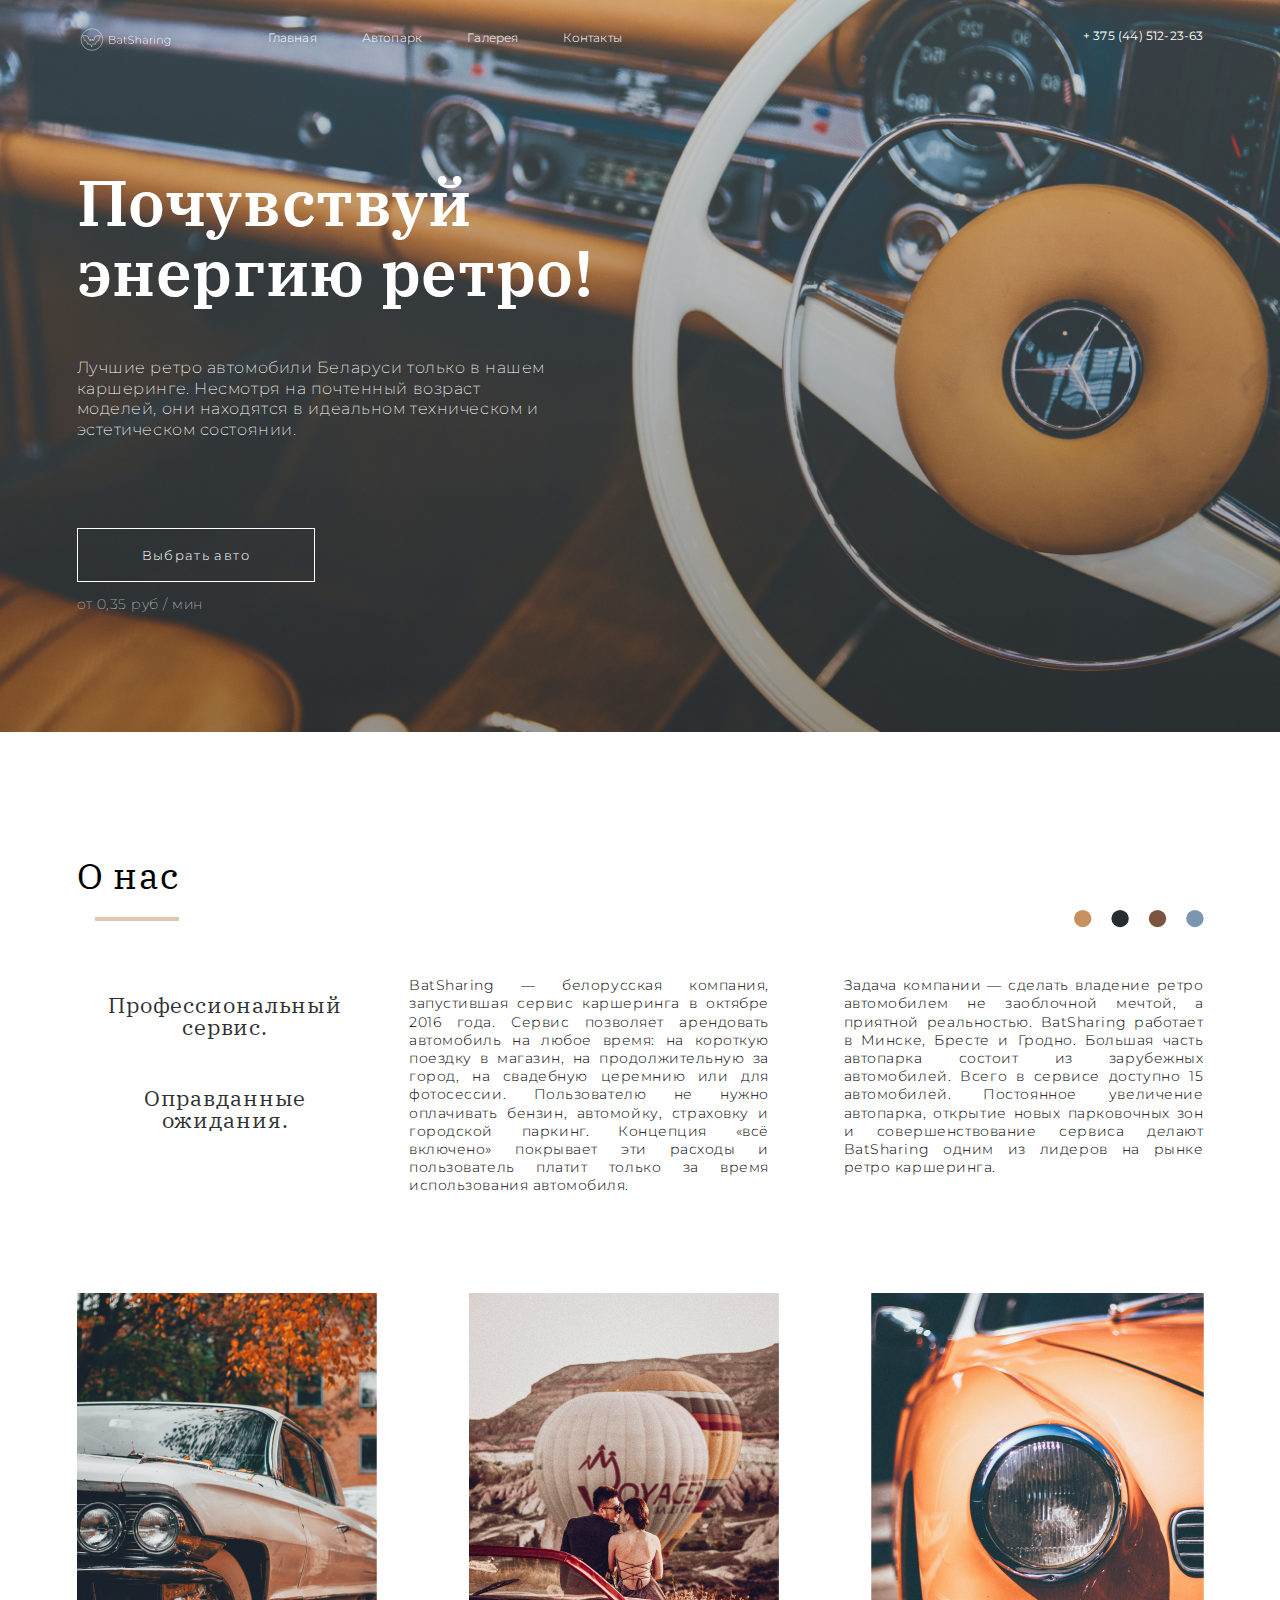
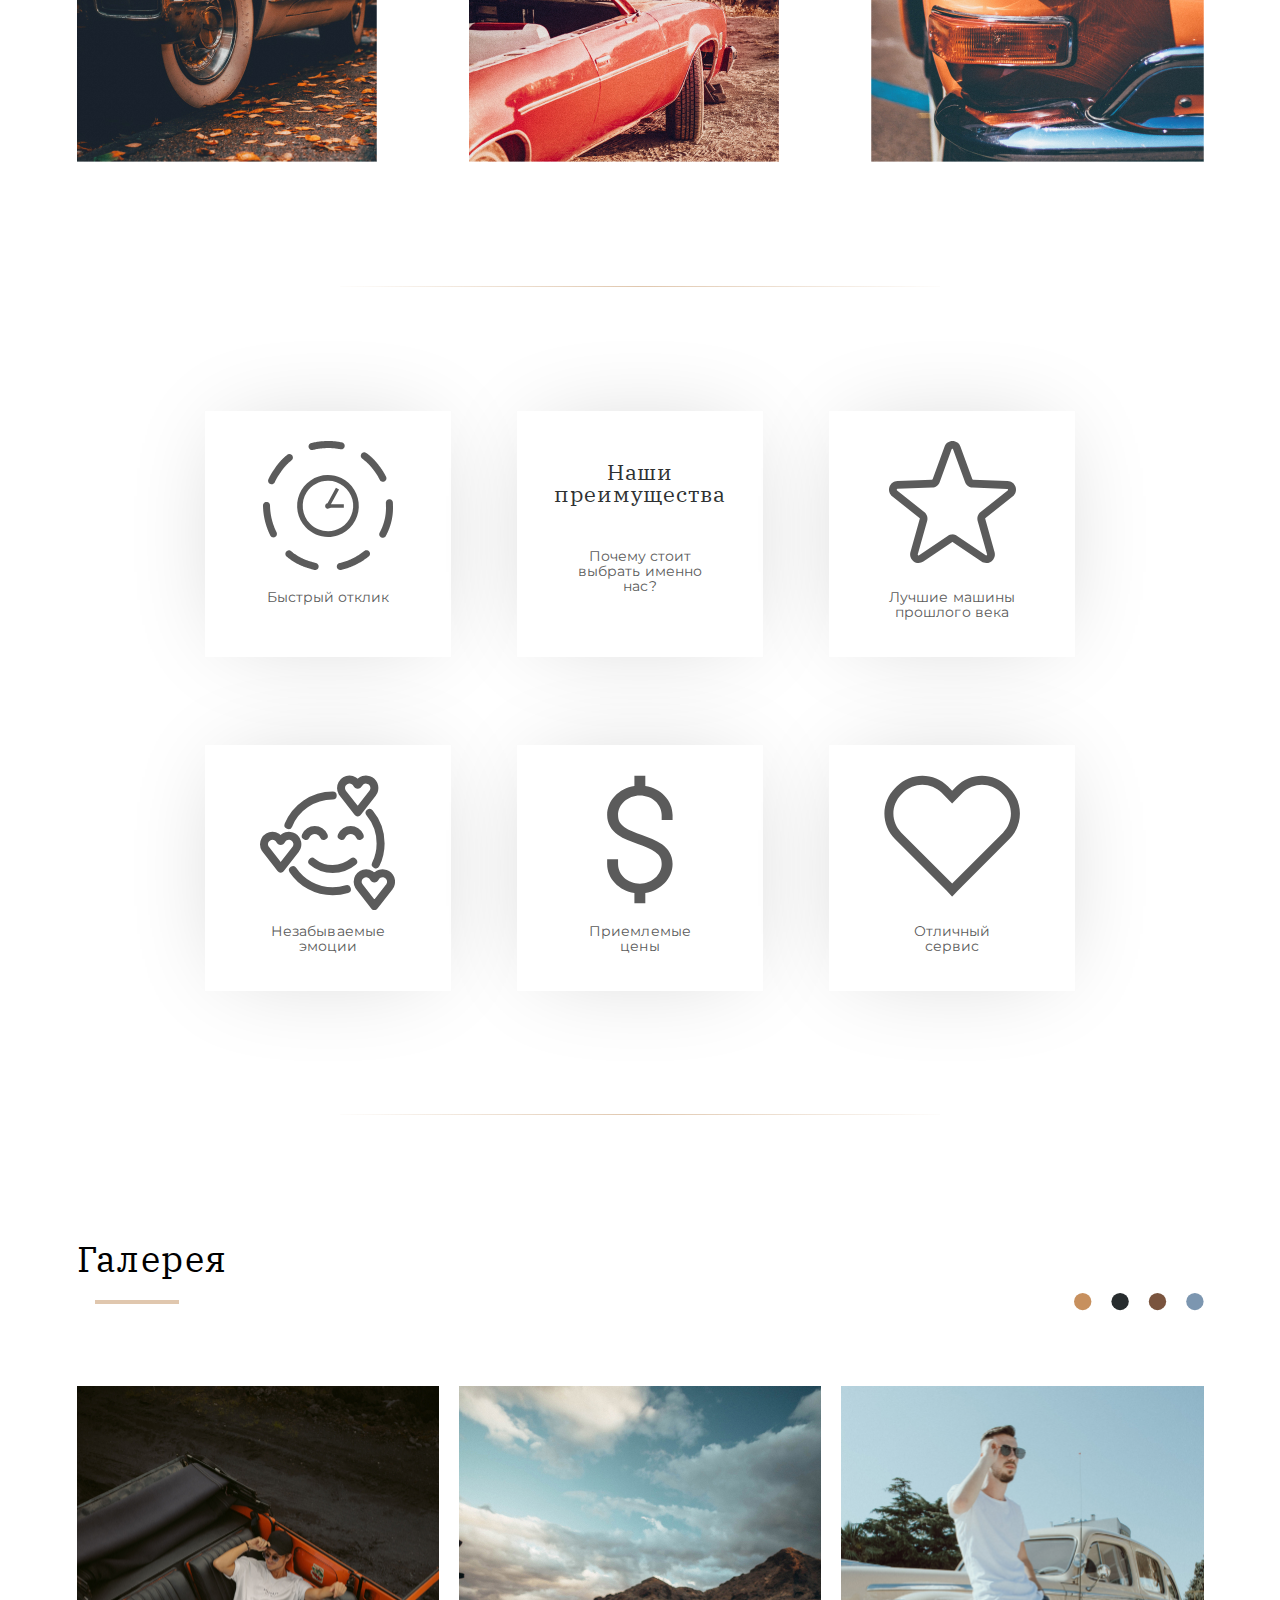
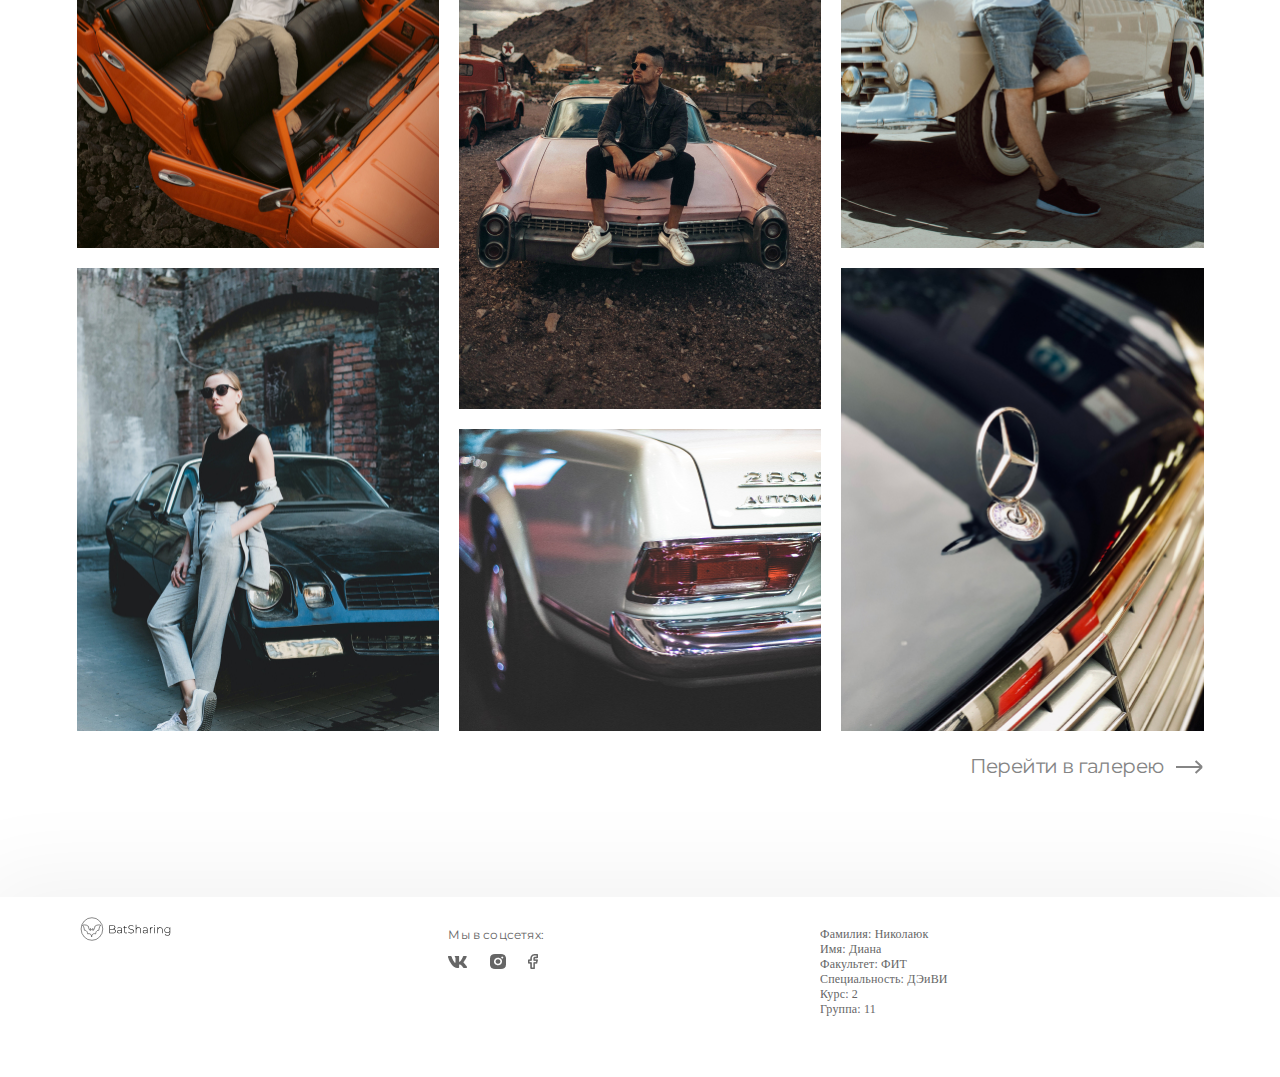
<file: index.html>
<!DOCTYPE html>
<html>
<head>
	<meta charset="utf-8">
	<title>BatSharing</title>
	<link rel="stylesheet" type="text/css" href="css/Styles.css">
	<link rel="stylesheet" type="text/css" href="css/Contacts.css">
	<link rel="preconnect" href="https://fonts.gstatic.com">
	<link href="https://fonts.googleapis.com/css2?family=IBM+Plex+Serif:wght@400;600&family=Montserrat:wght@100;300;400;500&display=swap" rel="stylesheet">
	<meta name="viewport" content="width=device-width, initial-scale=1, shrink-to-fit=no">
</head>
<body>
<header class="header">
	<div class="container">
		<div class="top">
			<img src="img/Logo.svg" alt="BatSharing" class="logo">
			<ul class="menu">
				<li>
					<a href="index.html" class="btn">
						Главная
					</a>
				</li>
				<li>
					<a href="Auto.html" class="btn">
						Автопарк
					</a>
				</li>
				<li>
					<a href="Gallery.html" class="btn">
						Галерея
					</a>
				</li>
				<li>
					<a href="#" data-modal="modal_1" class="btn"> 
						Контакты
					</a>
				</li>
			</ul>
			<a href="tel:+375445122363" class="tel">+ 375 (44) 512-23-63</a>
			<button class="menu-open">
				<img src="img/Burger.svg" alt="Меню">
			</button>
		</div>
		<div class="title">
			<h1>Почувствуй энергию ретро!</h1>
			<p>Лучшие ретро автомобили Беларуси только в нашем каршеринге. Несмотря на почтенный возраст моделей, они находятся в идеальном техническом и эстетическом состоянии.</p>
		</div>
		<div class="choice">
			<a href="Auto.html" id="button">Выбрать авто</a>
			<p>от 0,35 руб / мин</p>
		</div>
	</div>
</header>
<!-- Всплывающее окно "Контакты" -->
<div class="overlay" data-close=""></div>
<div id="modal_1" class="dlg-modal">
	<span class="closer" data-close="">
		<img src="img/Cross.png">
	</span>
	<h3>Контакты</h3>
	<div class="Cont">
		<div class="contacts">
			<div class="part"><h4>Телефон</h4><h4>+ 375 (44) 512-23-63
</h4></div>
			<div class="part"><h4>Instagram</h4><a href="#"><h4>@Bat_Sharing</h4></a></div>
			<div class="part"><h4>Vkontakte</h4><a href="#"><h4>Ссылка :)</h4></a></div>
			<div class="part"><h4>Facebook</h4><a href="#"><h4>Ссылка :)</h4></a></div>
			<div class="part"><h4>Адрес</h4><h4>г. Минск,  пр. Независимости, 15А</h4></div>
		</div>
		<div style="position:relative;overflow:hidden;" class="map">
			<a href="https://yandex.by/maps/157/minsk/?utm_medium=mapframe&utm_source=maps" style="color:#eee;font-size:12px;position:absolute;top:0px;">Минск</a>
			<a href="https://yandex.by/maps/157/minsk/house/Zk4YcAdkTEACQFtpfXVzc35nYw==/?ll=27.603086%2C53.922185&source=wizgeo&utm_medium=mapframe&utm_source=maps&z=16" style="color:#eee;font-size:12px;position:absolute;top:14px;">Проспект Независимости, 76 на карте Минска, ближайшее метро Академия наук — Яндекс.Карты</a>
			<iframe src="https://yandex.by/map-widget/v1/-/CCUEB-dppC" width="560" height="300" frameborder="1" allowfullscreen="true" style="position:relative;">
			</iframe>
		</div>
	</div>
</div>
<script>var typeAnimate = 'fade';</script>
<script src="js/FadenWindow.js"></script>
<section class="about">
	<div class="container">
		<h2>О нас</h2>
		<div class="visual">
			<img src="img/Line.svg" class="firstimg">
			<img src="img/Circle.svg" class="secondimg">
		</div>
		<div class="aboutUs">
			<div class="threeh">
				<h3>Профессиональный сервис.
</h3>
				<h3>Оправданные ожидания.</h3>
			</div>
			<div class="text">
				<p>BatSharing — белорусская компания, запустившая сервис каршеринга в октябре 2016 года. Сервис позволяет арендовать автомобиль на любое время: на короткую поездку в магазин, на продолжительную за город, на свадебную церемнию или для фотосессии. Пользователю не нужно оплачивать бензин, автомойку, страховку и городской паркинг. Концепция «всё включено» покрывает эти расходы и пользователь платит только за время использования автомобиля.</p>
			</div>
			<div class="text">
				<p>Задача компании — сделать владение ретро автомобилем не заоблочной мечтой, а приятной реальностью. BatSharing работает в Минске, Бресте и Гродно. Большая часть автопарка состоит из зарубежных автомобилей. Всего в сервисе доступно 15 автомобилей. Постоянное увеличение автопарка, открытие новых парковочных зон и совершенствование сервиса делают BatSharing одним из лидеров на рынке ретро каршеринга.</p>
			</div>
		</div>
		<div class="pictures">
			<img src="img/img1.jpg">
			<img src="img/img2.jpg">
			<img src="img/img3.jpg">
		</div>
		<img src="img/blurline.png" class="line">
		<div class="blocks">
			<div class="threeboxes">
				<div class="block"><div class="pic"><img src="img/Timer.svg"></div><p>Быстрый отклик</p></div>
				<div class="block"><h3 class="pluses">Наши преимущества</h3><p style="padding-top: 30px">Почему стоит выбрать именно нас?</p></div>
				<div class="block"><div class="pic"><img src="img/Star.svg"></div><p>Лучшие машины прошлого века</p></div>
			</div>
			<div class="threeboxes" id="threeboxes2">
				<div class="block"><div class="pic"><img src="img/Love.svg"></div><p>Незабываемые эмоции</p></div>
				<div class="block"><div class="pic"><img src="img/Dollar.svg" id="dollar"></div><p>Приемлемые цены</p></div>
				<div class="block"><div class="pic"><img src="img/Heart.svg"></div><p>Отличный сервис</p></div>
			</div>
		</div>
		<img src="img/blurline.png" class="line">
		<h2>Галерея</h2>
		<div class="visual">
			<img src="img/Line.svg" class="firstimg">
			<img src="img/Circle.svg" class="secondimg">
		</div>
		<div class="gallery">
			<figure class="gallery__item gallery__item--1">
				<img src="img/image-1.jpg" class="gallery__img" alt="Image 1">
  			</figure>
  			<figure class="gallery__item gallery__item--2">
  				<img src="img/image-2.jpg" class="gallery__img" alt="Image 2">
  			</figure>
  			<figure class="gallery__item gallery__item--3">
  				<img src="img/image-3.jpg" class="gallery__img" alt="Image 3">
  			</figure>
  			<figure class="gallery__item gallery__item--4">
  				<img src="img/image-4.jpg" class="gallery__img" alt="Image 4">
  			</figure>
  			<figure class="gallery__item gallery__item--5">
  				<img src="img/image-5.jpg" class="gallery__img" alt="Image 5">
  			</figure>
  			<figure class="gallery__item gallery__item--6">
  				<img src="img/image-6.jpg" class="gallery__img" alt="Image 6">
  			</figure>
		</div>
		<div class="link">
			<a href="Gallery.html">Перейти в галерею</a><img src="img/Arrow.svg"></a>
		</div>
	</div>
</section>
<footer>
	<div class="container" id="flexC">
		<div id="logo">
			<img src="img/Logoblack.svg" alt="BatSharing" class="logo">
		</div>
		<div class="media">
			<p>Мы в соцсетях:</p>
			<div class="Icons">
				<a href="#"><img src="img/IconVk.png"></a>
				<a href="#"><img src="img/IconInst.png"></a>
				<a href="#"><img src="img/IconF.png"></a>
			</div>
		</div>
		<iframe src="XML.xml" frameborder="none" class="table"></iframe>
	</div>
</footer>
<script src="https://code.jquery.com/jquery-3.5.1.slim.min.js"></script>
<script src="js/menu.js" type="text/javascript"></script>
</body>
</html>
</file>
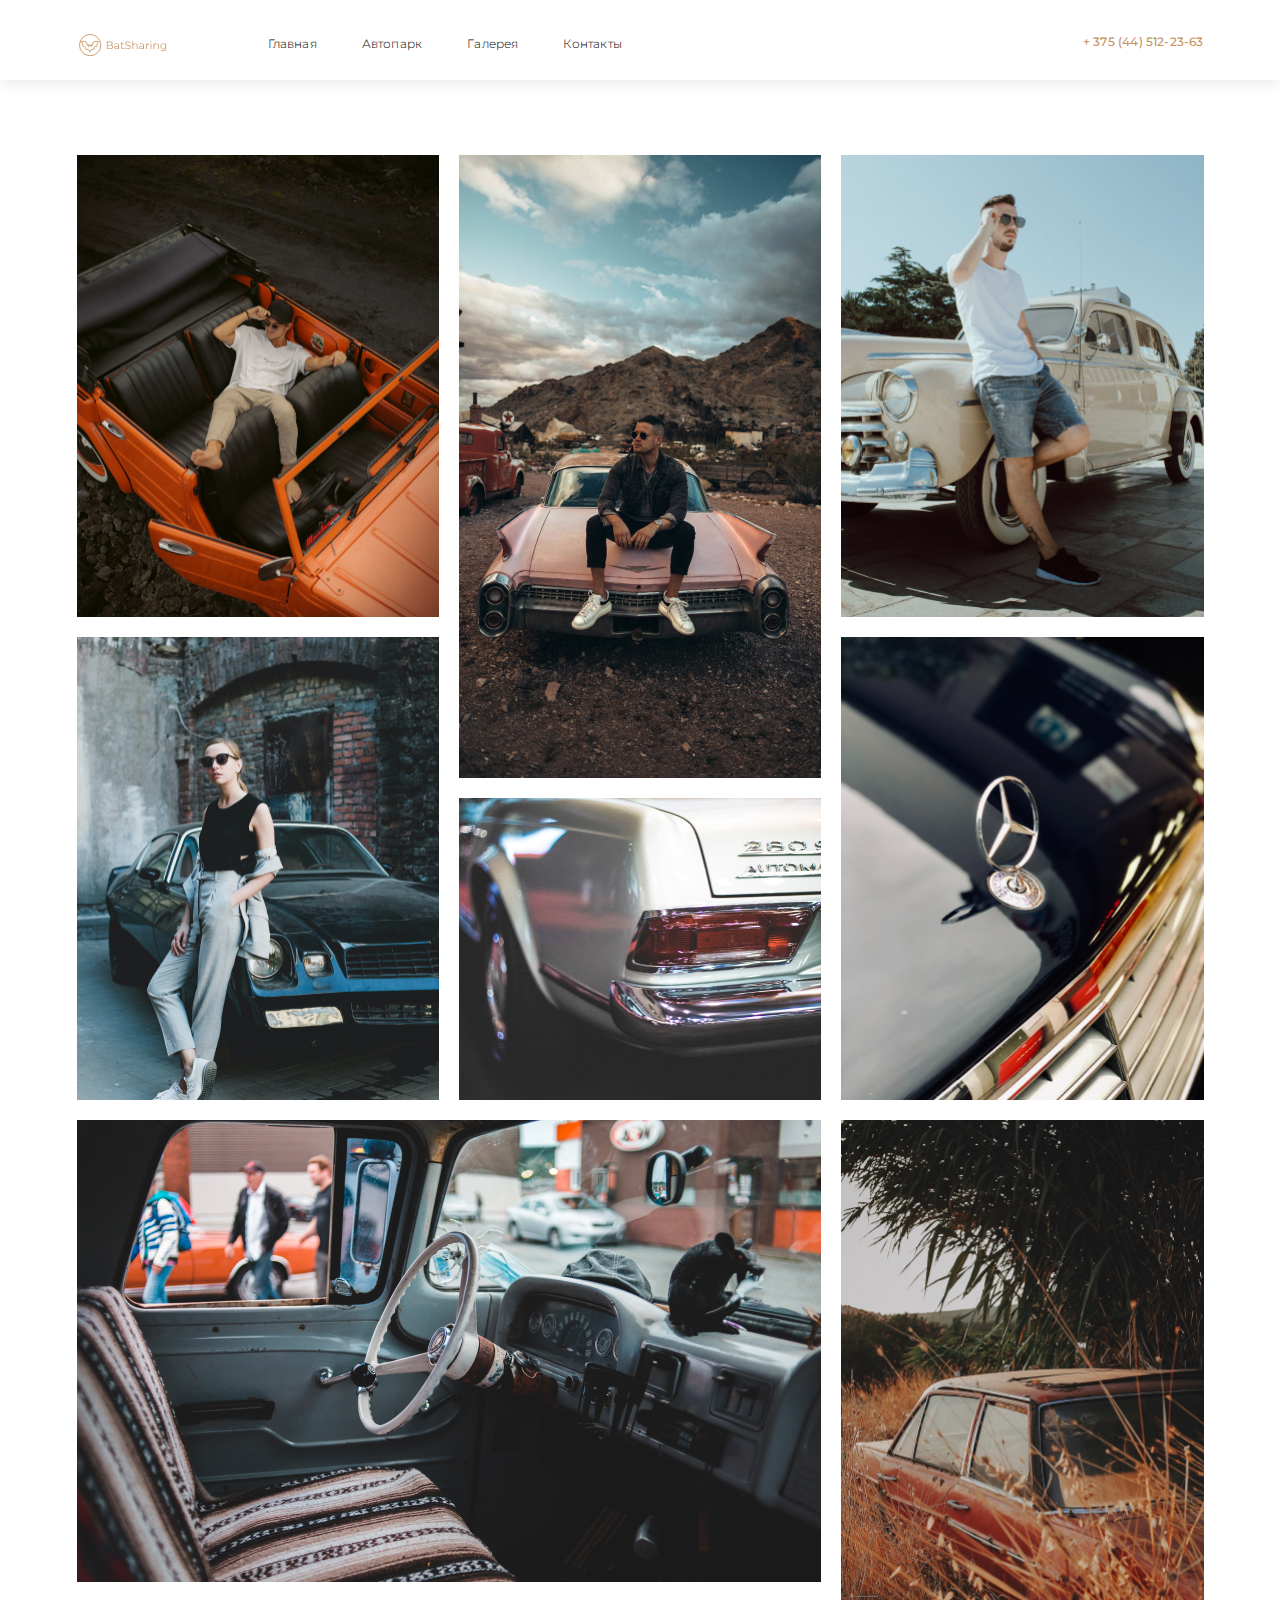
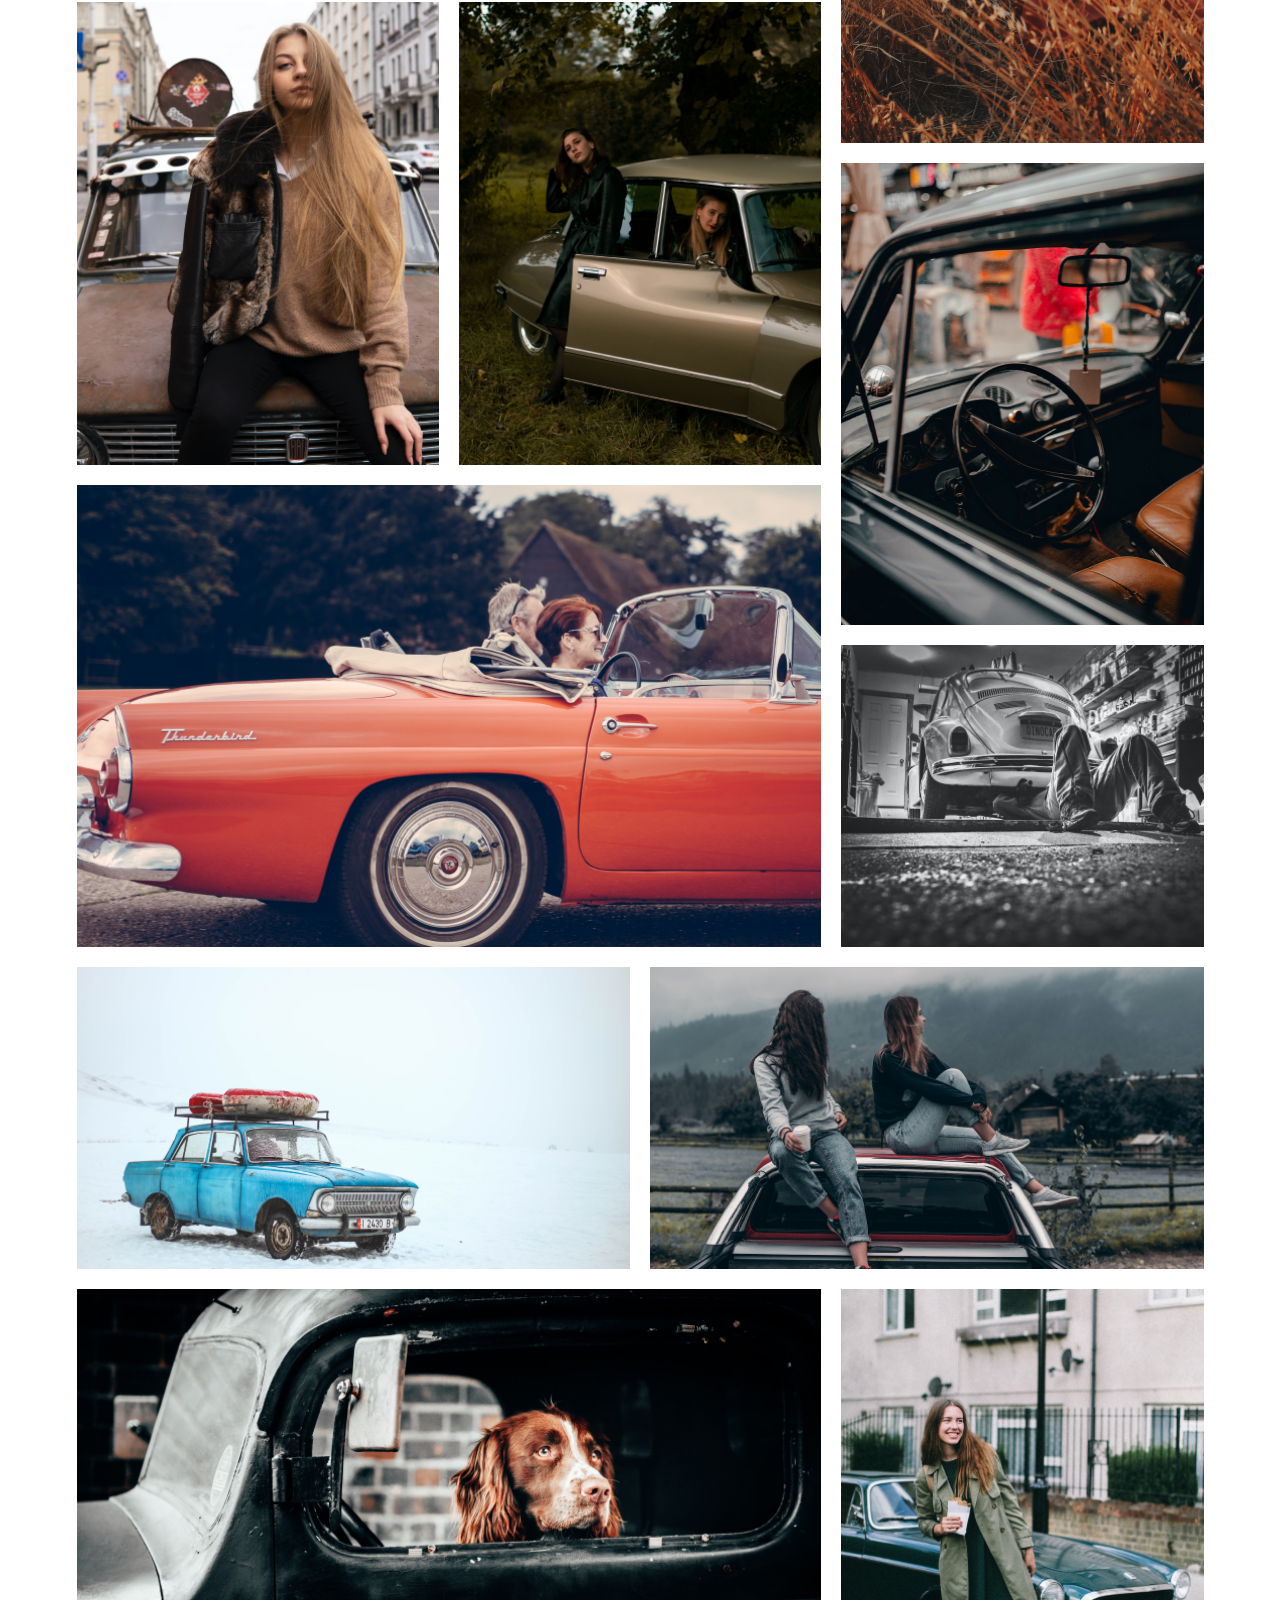
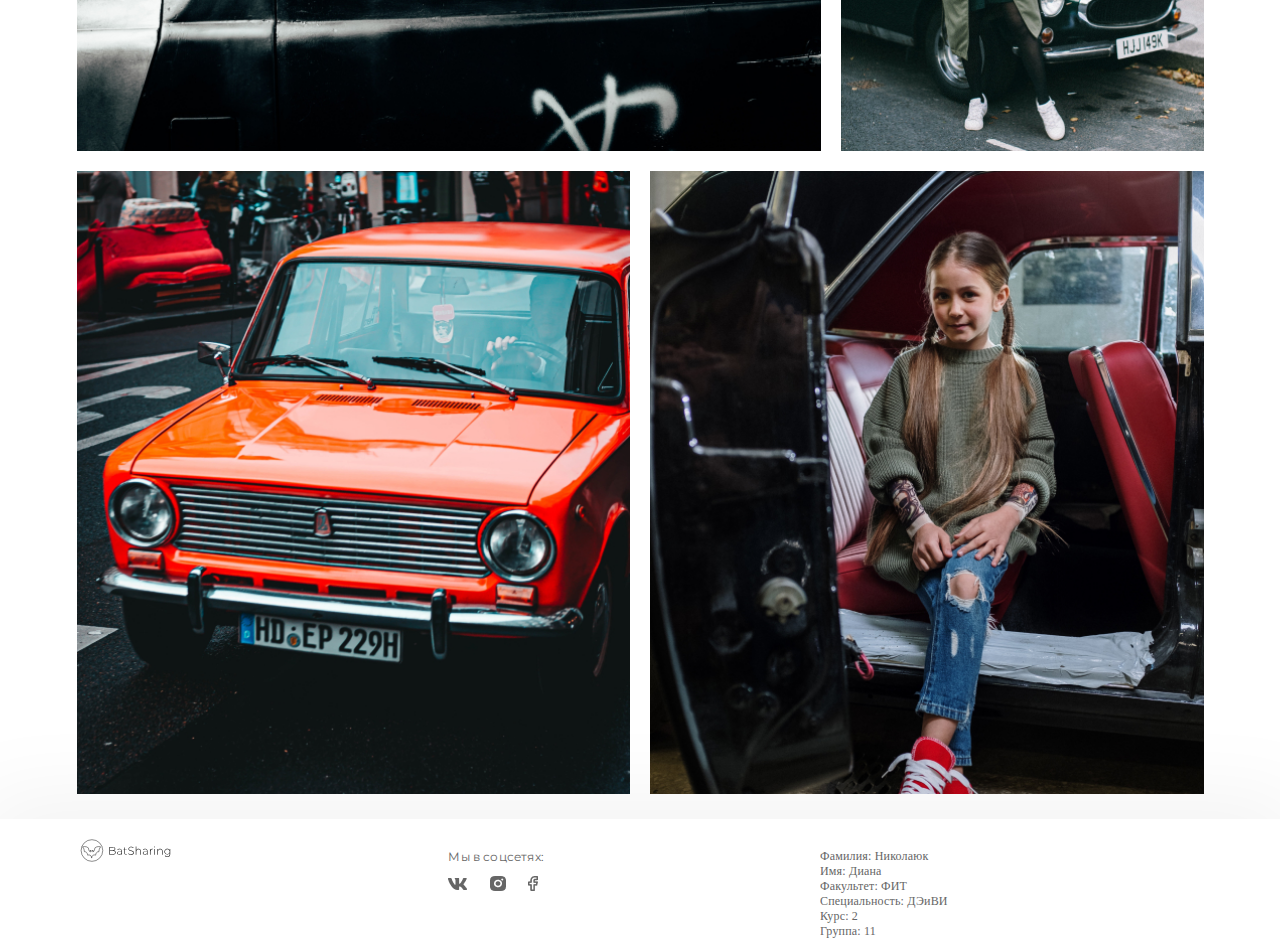
<file: Gallery.html>
<!DOCTYPE html>
<html>
<head>
	<meta charset="utf-8">
	<title>Галерея BatSharing</title>
	<link rel="stylesheet" type="text/css" href="css/Styles2.css">
	<link rel="stylesheet" type="text/css" href="css/Contacts.css">
	<link rel="preconnect" href="https://fonts.gstatic.com">
	<link href="https://fonts.googleapis.com/css2?family=IBM+Plex+Serif:wght@400;600&family=Montserrat:wght@100;300;400;500&display=swap" rel="stylesheet">
	<meta name="viewport" content="width=device-width, initial-scale=1, shrink-to-fit=no">
</head>
<body>
<header class="header">
	<div class="container">
		<div class="top">
			<img src="img/LogoOrange.svg" alt="BatSharing" class="logo">
			<ul class="menu">
				<li>
					<a href="index.html" class="btn">
						Главная
					</a>
				</li>
				<li>
					<a href="Auto.html" class="btn">
						Автопарк
					</a>
				</li>
				<li>
					<a href="Gallery.html" class="btn">
						Галерея
					</a>
				</li>
				<li>
					<a href="#" data-modal="modal_1" class="btn"> 
						Контакты
					</a>
				</li>
			</ul>
			<a href="tel:+375445122363" class="tel">+ 375 (44) 512-23-63</a>
			<button class="menu-open">
				<img src="img/BurgerOrange.svg" alt="Меню">
			</button>
		</div>
	</div>
</header>
<!-- Всплывающее окно "Контакты" -->
<div class="overlay" data-close=""></div>
<div id="modal_1" class="dlg-modal">
	<span class="closer" data-close="">
		<img src="img/Cross.png">
	</span>
	<h3>Контакты</h3>
	<div class="Cont">
		<div class="contacts">
			<div class="part"><h4>Телефон</h4><h4>+ 375 (44) 512-23-63
</h4></div>
			<div class="part"><h4>Instagram</h4><a href="#"><h4>@Bat_Sharing</h4></a></div>
			<div class="part"><h4>Vkontakte</h4><a href="#"><h4>Ссылка :)</h4></a></div>
			<div class="part"><h4>Facebook</h4><a href="#"><h4>Ссылка :)</h4></a></div>
			<div class="part"><h4>Адрес</h4><h4>г. Минск,  пр. Независимости, 15А</h4></div>
		</div>
		<div style="position:relative;overflow:hidden;" class="map">
			<a href="https://yandex.by/maps/157/minsk/?utm_medium=mapframe&utm_source=maps" style="color:#eee;font-size:12px;position:absolute;top:0px;">Минск</a>
			<a href="https://yandex.by/maps/157/minsk/house/Zk4YcAdkTEACQFtpfXVzc35nYw==/?ll=27.603086%2C53.922185&source=wizgeo&utm_medium=mapframe&utm_source=maps&z=16" style="color:#eee;font-size:12px;position:absolute;top:14px;">Проспект Независимости, 76 на карте Минска, ближайшее метро Академия наук — Яндекс.Карты</a>
			<iframe src="https://yandex.by/map-widget/v1/-/CCUEB-dppC" width="560" height="300" frameborder="1" allowfullscreen="true" style="position:relative;">
			</iframe>
		</div>
	</div>
</div>
<script>var typeAnimate = 'fade';</script>
<script src="js/FadenWindow.js"></script>
<section>
	<div class="container">
		<div class="gallery">
			<figure class="gallery__item gallery__item--1">
				<img src="img/image-1.jpg" class="gallery__img" alt="Image 1">
  			</figure>
  			<figure class="gallery__item gallery__item--2">
  				<img src="img/image-2.jpg" class="gallery__img" alt="Image 2">
  			</figure>
  			<figure class="gallery__item gallery__item--3">
  				<img src="img/image-3.jpg" class="gallery__img" alt="Image 3">
  			</figure>
  			<figure class="gallery__item gallery__item--4">
  				<img src="img/image-4.jpg" class="gallery__img" alt="Image 4">
  			</figure>
  			<figure class="gallery__item gallery__item--5">
  				<img src="img/image-5.jpg" class="gallery__img" alt="Image 5">
  			</figure>
  			<figure class="gallery__item gallery__item--6">
  				<img src="img/image-6.jpg" class="gallery__img" alt="Image 6">
  			</figure>
  			<figure class="gallery__item gallery__item--7">
				<img src="img/Image 7.jpg" class="gallery__img" alt="Image 7">
  			</figure>
  			<figure class="gallery__item gallery__item--8">
				<img src="img/Image 8.jpg" class="gallery__img" alt="Image 8">
  			</figure>
  			<figure class="gallery__item gallery__item--9">
				<img src="img/Image 9.jpg" class="gallery__img" alt="Image 9">
  			</figure>
  			<figure class="gallery__item gallery__item--10">
				<img src="img/Image 10.jpg" class="gallery__img" alt="Image 10">
  			</figure>
  			<figure class="gallery__item gallery__item--11">
				<img src="img/Image 11.jpg" class="gallery__img" alt="Image 11">
  			</figure>
  			<figure class="gallery__item gallery__item--12">
				<img src="img/Image 12.jpg" class="gallery__img" alt="Image 12">
  			</figure>
  			<figure class="gallery__item gallery__item--13">
				<img src="img/Image 13.jpg" class="gallery__img" alt="Image 13">
  			</figure>
  			<figure class="gallery__item gallery__item--14">
				<img src="img/Image 14.jpg" class="gallery__img" alt="Image 14">
  			</figure>
  			<figure class="gallery__item gallery__item--15">
				<img src="img/Image 15.jpg" class="gallery__img" alt="Image 15">
  			</figure>
  			<figure class="gallery__item gallery__item--16">
				<img src="img/Image 16.jpg" class="gallery__img" alt="Image 16">
  			</figure>
  			<figure class="gallery__item gallery__item--17">
				<img src="img/Image 17.jpg" class="gallery__img" alt="Image 17">
  			</figure>
  			<figure class="gallery__item gallery__item--18">
				<img src="img/Image 18.jpg" class="gallery__img" alt="Image 18">
  			</figure>
  			<figure class="gallery__item gallery__item--19">
				<img src="img/Image 19.jpg" class="gallery__img" alt="Image 19">
  			</figure>
		</div>
	</div>
</section>
<footer>
	<div class="container" id="flexC">
		<div id="logo">
			<img src="img/Logoblack.svg" alt="BatSharing" class="logo">
		</div>
		<div class="media">
			<p>Мы в соцсетях:</p>
			<div class="Icons">
				<a href="#"><img src="img/IconVk.png"></a>
				<a href="#"><img src="img/IconInst.png"></a>
				<a href="#"><img src="img/IconF.png"></a>
			</div>
		</div>
		<iframe src="XML.xml" frameborder="none" class="table"></iframe>
	</div>
</footer>
<script src="https://code.jquery.com/jquery-3.5.1.slim.min.js"></script>
<script src="js/menu.js" type="text/javascript"></script>
</body>
</html>
</file>
<file: css/Styles.css>
ul, li {
	display: block;
	padding: 0;
	margin: 0;
}
h1, h2, h3, h4, h5, h6 {
	padding: 0;
	margin: 0;
}
header {
	margin-top: 0;
	background: url('../img/main.jpg') no-repeat center top / cover;
	padding-top: 28px;
}
header a {
	color: white;
}
.container {
	width: 1127px;
	margin: 0 auto; /*позиционирование по центру*/
}
.menu {
	display: flex;
}
.menu li a {
	text-decoration: none;
	font-size: 12px;
	font-family: Montserrat;
	font-style: normal;
	font-weight: 300;
	letter-spacing: 0.015em;
}
.menu li {
	margin-right: 45px; 
}
body {
	padding: 0;
	margin: 0;
}
.top {
	display: flex;
	align-items: stretch;
}
.logo {
	width: 98px;
	height: 23.02px;
	margin-right: 93px;
}
.tel {
	letter-spacing: 0.015em;
	font-weight: normal;
	font-style: normal;
	font-family: Montserrat;
	font-size: 12px;
	text-decoration: none;
	margin-left: auto;
}
.menu-open {
	display: none;
	margin-left: 10px;
	background: none;
	border: none;
}
.header .show-menu {
	display: block;
	position: absolute;
	background: rgba(0,0,0,0.85);
	left: 0;
	top: 0;
	width: 40%;
	padding: 40px 20px 20px 40px;
}
.menu li {
	margin-bottom: 20px;
}
button:focus {
	outline: none;
}
.title {
	margin-top: 102px; 
}
.title h1 {
	font-family: IBM Plex Serif;
	font-style: normal;
	font-weight: 600;
	font-size: 64px;
	color: white;
	letter-spacing: 0.01em;
	line-height: 109.9%;
	width: 545px;
	height: 140px;
}
.title p {
	font-family: Montserrat;
	font-style: normal;
	font-weight: 200;
	font-size: 16px;
	line-height: 129.9%;
	letter-spacing: 0.035em;
	color: white;
	width: 472px;
	height: 95px;
	margin-top: 50px;
	margin-bottom: 0;
}
#button { 
	border-width: 1px;
	border-color: white;
	border-style: solid;
	width: 235px;
	height: 35px;
	padding: 18px 64px;
	text-decoration: none;
	font-size: 13px;
	font-family: Montserrat;
	font-weight: 300;
	letter-spacing: 0.105em;
	line-height: 129.9%;
}
#button:hover {
	border-width: 2px;
	font-weight: 500;
	background: rgba(255, 255, 255, 0.05);
}
.choice {
	margin-top: 93px;
	font-family: Montserrat;
	font-weight: 100;
	font-size: 14px;
	letter-spacing: 0.035em;
	color: white;
	padding-bottom: 105px; 
}
.choice p {
	padding-top: 17px;
}
.visual {
	display: flex;
	margin-top: 15px;
}
.firstimg {
	margin-left: 18px;
}
.secondimg {
	margin-left: auto;
}
.about .container {
	margin-top: 124px;
}
h2 {
	font-family: IBM Plex Serif;
	font-weight: normal;
	font-size: 36px;
	line-height: 109.9%;
	letter-spacing: 0.04em;
}
h3
{
	font-family: IBM Plex Serif;
	font-weight: normal;
	font-size: 22px;
	line-height: 100%;
	letter-spacing: 0.04em;
	color: #2E3132;
}
.threeh h3 {
	padding-bottom: 31px;
	margin-left: 18px;
}
.threeh {
	width: 258px;
}
.aboutUs {
	margin-top: 48px;
	display: flex;
	justify-content: space-between;
}
.text{
	width: 360px;
	display: flex;
	font-family: Montserrat;
	font-weight: 300;
	font-size: 14px;
	line-height: 130%;
	text-align: justify;
	letter-spacing: 0.04em;
}
.text p {
	margin-top: 0;
	padding-top: 0;
}
.pictures {
	margin-top: 84px;
	display: flex;
	flex-direction: row;
	flex-wrap: wrap; 
	justify-content: space-between;
}
.line {
	display: block;
	margin-right: auto;
	margin-left: auto;
	margin-top: 124px;
	margin-bottom: 124px;
}
.blocks {
	margin: 0 auto;
	width: 936px;
	height: 579px;
}
.block {
	width: 246px;
	height: 246px;
	display: block;
	background-color: white;
	box-shadow: 0px 0px 98px -24px rgba(0, 0, 0, 0.2);
	margin-right: auto;
	margin-left: auto;
}
.threeboxes {
	display: flex;
}
#threeboxes2 {
	margin-top: 88px;
}
.threeboxes img {
	display: flex;
	margin-left: auto;
	margin-right: auto;
	margin-top: 30px;

}
.threeboxes p {
	font-family: Montserrat;
	font-style: normal;
	font-weight: 400;
	font-size: 14px;
	line-height: 109.9%;
	text-align: center;
	letter-spacing: 0.005em;
	color: #5B5B5B;
	max-width: 135px;
	margin-left: auto;
    margin-right: auto;
}
.pluses {
	width: 200px;
	margin-top: 50px;
	margin-left: auto;
    margin-right: auto;
    text-align: center;
}
.pic {
	height: 135px;
}
.gallery {
    display: grid;
    grid-template-columns: repeat(6, 10fr);
    grid-template-rows: repeat(6, 11vw);
    grid-gap: 20px;
    margin-top: 75px;
    margin-bottom: 25px;
}
.gallery__img {
    width: 100%;
    height: 100%;
    object-fit: cover;
}
.gallery__item {
	margin: 0;
}
.gallery__item--1 {
    grid-column-start: 1;
    grid-column-end: 3;
    grid-row-start: 1;
    grid-row-end: 4;
}
.gallery__item--2 {
    grid-column-start: 3;
    grid-column-end: 5;
    grid-row-start: 1;
    grid-row-end: 5;
}
.gallery__item--3 {
    grid-column-start: 5;
    grid-column-end: 7;
    grid-row-start: 1;
    grid-row-end: 4;
}
.gallery__item--4 {
    grid-column-start: 1;
    grid-column-end: 3;
    grid-row-start: 4;
    grid-row-end: 7;
}
.gallery__item--5 {
    grid-column-start: 3;
    grid-column-end: 5;
    grid-row-start: 5;
    grid-row-end: 7;
}
.gallery__item--6 {
    grid-column-start: 5;
    grid-column-end: 7;
    grid-row-start: 4;
    grid-row-end: 7;
}
.link {
	display: flex;
	align-items: center;
	margin-bottom: 120px;
}
.link a {
	text-decoration: none;
	font-size: 20px;
	font-family: Montserrat;
	font-style: normal;
	font-weight: 400;
	letter-spacing: -0.03em;
	line-height: 109.9%;
	color: #858585;
	padding-right: 12px;
	margin-left: auto;
}
footer {
	background: #FFFFFF;
	box-shadow: 0px 0px 90px 22px rgba(0, 0, 0, 0.05);
}
#flexC {
	display: flex;
}
#logo {
	display: flex;
	width: 33%;
	padding-top: 20px;
	padding-bottom: 10px;
}
.media {
	display: flex;
	flex-direction: column;
	width: 33%;
	margin-top: 18px;
}
.media p {
	font-family: Montserrat;
	font-style: normal;
	font-weight: normal;
	font-size: 12px;
	letter-spacing: 0.015em;
	color: #666666;
}
.Icons {
	width: 90px;
	display: flex;
	flex-direction: row;
	justify-content: space-between;
}
.table {
	display: flex;
	width: 33%;
	padding-top: 30px;
}
@media screen and (max-width: 1200px) {
	.container {
		width: 1140px;
	}
}
@media screen and (max-width: 1199px) {
	.container {
		width: 960px;
	}
	.text p {
		width: 90%;
	}
	.threeh {
		width: 35%;
	}
	.threeh h3 {
		font-size: 18px;
	}
	h2 {
		font-size: 30px;
	}
}
@media screen and (max-width: 991px) {
	.container {
		width: 720px;
	}
	.blocks {
		width: 720px;
	}
	.block {
		width: 220px;
		height: 220px;
	}
	.pictures {
		flex-wrap: nowrap;
	}
	.pictures img{
		width: 30%;
	}
	.dlg-modal {
	    left: 46%;
	    height: 510px !important;
	}
	.threeh h3 {
		font-size: 16px;
		margin: 0;
		text-align: left;
		width: 200px;
	}
	.line {
		margin: 60px 60px;
	}
	.link a {
		font-size: 12px;
		padding-right: 6px;
	}
	.link img {
		width: 14px;
	}
	h2 {
		font-size: 24px;
	}
	.visual {
		margin-top: 0;
	}
	footer {
		height: 150px;
	}
	#logo, .media, .table {
		height: 100px;
	}
	body .dlg-modal {
		left: 47%;
		width: 560px;
	}
	iframe {
		width: 550px;
		height: 270px;
	}
}
@media screen and (max-width: 767px) {
	.container {
		width: 560px;
	}
	.menu {
		display: none;
	}
	.menu-open {
    	display: block;
    }
	.blocks {
		width: 540px;
		height: 410px;
	}
	.block {
		width: 170px;
		height: 170px;
	}
	.pic {
		height: 100px;
	}
	.pic img {
		width: 50%;
		margin-top: 15px;
	}
	#dollar {
		width: 25%;
	}
	.pluses {
    	width: 145px;
    	margin-top: 30px;
    	font-size: 18px;
	}
	.line {
		margin-top: 70px;
		margin-bottom: 50px;
		width: 400px;
	}
	.gallery {
		margin-top: 40px;
	}
	.link {
		margin-bottom: 40px;
	}
	.aboutUs {
		flex-wrap: wrap;
	}
	.threeh {
		display: flex;
		flex-direction: row;
		width: 100%;
	}
	.text p {
		width: 100%;
	}
	.text {
		width: 560px;
	}
	.top .logo {
		margin-right: 40px;
	}
	.menu li {
		margin-right: 20px;
	}
	body .dlg-modal {
		left: 37%;
    	width: 500px;
	}
	.part h4{
		font-size: 14px;
    }
    .contacts {
    	width: 500px;
    }
    iframe {
    	width: 500px;
    	height: 250px;
    }
    .map {
    	width: 500px;
    }
}
@media screen and (max-width: 575px) {
	.container {
		width: 300px;
	}
	.menu {
		display: none;
	}
	.title h1 {
		font-size: 32px;
		width: 260px;
		height: 79px;
	}
	.title p {
		font-size: 10px;
    	width: 220px;
    	margin-top: 15px;
	}
	.title {
		margin-top: 50px;
	}
	.choice {
		margin-top: 40px;
		padding-bottom: 45px;
		font-size: 10px;
	}
	#button {
		width: 100px;
		height: 15px;
		font-size: 9px;
		padding: 8px 25px;
	}
	.about .container {
		margin-top: 30px;
	}
	h2 {
		font-size: 18px;
	}
	.visual {
		display: none;
	}
	.aboutUs {
		margin-top: 20px;
	}
	.threeh h3 {
    	font-size: 12px;
    	margin: 0;
    	text-align: left;
    	width: 140px;
	}
	.text p {
		font-size: 8px;
		line-height: 110%;
	}
	.pictures {
		margin-top: 30px;
    	flex-wrap: wrap;
	}
	.pictures img {
		width: 100%;
		margin-bottom: 10px;
	}
	.line {
		margin-bottom: 30px;
		margin-top: 20px;
		width: 200px;
	}
	.blocks {
		width: 300px;
	}
	.block {
		width: 90px;
		height: 90px;
	}
	.pic img {
		width: 25%;
		margin-top: 10px;
	}
	.pic {
    	height: 30px;
	}
	#dollar {
		width: 15%;
	}
	.pluses {
    	width: 75px;
    	margin-top: 15px;
    	font-size: 10px;
	}
	.block p {
		font-size: 8px;
		padding-top: 0 !important;
	}
	#threeboxes2 {
		margin-top: 20px;
	}
	.blocks {
		height: 200px;
	}
	.link a {
    	font-size: 8px;
    	padding-right: 3px;
	}
	.link img {
   		width: 7px;
   	}
   	.media p {
   		font-size: 8px;
   		margin: 0;
   	}
   	.Icons {
   		width: 30px;
   	}
   	.Icons a img{
   		width: 8px;
   		height: 8px;
   	}
   	#flexC #logo img {
   		width: 70%;
   	}
   	footer {
   		height: 70px;
   	}
   	.table {
   		display: none;
   	}
   	#logo, .media, .table {
    	height: 50px;
    	padding-bottom: 0;
    }
    .tel {
    	font-size: 9px;
    }
    .menu-open {
    	display: block;
    }
    body .dlg-modal {
		left: 53%;
    	width: 280px;
    	padding: 0;
    	height: 400px !important;
	}
	.part h4{
		font-size: 12px;
    }
    .contacts {
    	width: 200px;
    }
    iframe {
    	width: 200px;
    	height: 100px;
    }
    .map {
    	width: 200px;
    }
    .dlg-modal .Cont {
    	width: 200px;
    	margin-left: 40px;
    }
}
</file>
<file: css/Contacts.css>
.Cont {
	width: 560px;
}
.contacts {
	display: flex;
	flex-direction: column;
}
.part {
	display: flex;
	height: 20%;
	flex-direction: row;
	justify-content: space-between;
	margin-top: 9px;
	margin-bottom: 9px;
}
.btn, .overlay {
    transition: all 0.2s;
}
.btn:hover {
	font-weight: 500;
}
.overlay {
	opacity: 0; 
	visibility: hidden; 
	position:fixed; 
	left: 0; 
	right: 0; 
	top: 0; 
	bottom: 0; 
	z-index: 110; 
	background: rgba(0,0,0,0.87);
}
.dlg-modal {
	width: 575px; 
	height: 550px; 
	opacity: 0; 
	visibility: hidden; 
	text-align: center; 
	position: fixed; 
	left: 50%; 
	top: 100px; 
	z-index: 130; 
	margin-left: -288px; 
	padding: 0px 36px; 
	background: #f0ede8; 
	-webkit-box-shadow: 0 0 20px rgba(0,0,0,0.85); 
	box-shadow: 0 0 20px rgba(0,0,0,0.85); 
	filter: alpha(opacity=0);
}
.dlg-modal-slide {
	top: -320px; 
	visibility: visible; 
	opacity: 1;
}
.modal-outer {
	width: 760px; 
	min-height: 460px; 
	position: fixed; 
	left: 50%; 
	z-index: 120; 
	margin-left: -380px; 
	padding: 80px 0; 
	background: #18181a;
}
.modal-outer > div {
	display: none; 
	opacity: 1; 
	visibility: visible; 
	position: static; 
	margin: 0 auto;
}
.closer img {
	width: 30px; 
	height: 30px; 
	display: block; 
	position: absolute; 
	right: 5px; 
	top: 5px; 
	cursor: pointer;
}
.closer img:hover {
	-webkit-transform: rotate(90deg);
	-moz-transform: rotate(90deg);
	-o-transform: rotate(90deg);
	-ms-transform: rotate(90deg);
	transform: rotate(90deg);
	transition: all 0.2s
}
h3
{
	font-family: IBM Plex Serif;
	font-weight: normal;
	font-size: 22px;
	line-height: 100%;
	letter-spacing: 0.04em;
	color: #2E3132;
	text-align: center;
	margin-top: 18px;
	width: 261px;
	margin-left: auto;
	margin-right: auto;
}
h4 {
	font-family: Montserrat;
	font-style: normal;
	font-weight: 300;
	font-size: 18px;
	line-height: 109.9%;
	letter-spacing: -0.035em;
	color: #0E0E0E;
}
a {
	text-decoration: none;
}
/* animation */
.fadeIn, .fadeOut {
	-webkit-animation-duration: 0.4s; 
	animation-duration: 0.4s; 
	animation-timing-function: ease-out;}

@keyframes fadeIn {
	from {
		opacity: 0; 
		visibility: hidden;
	}
	to {
		opacity:1; 
		visibility: visible;
	}
}
.fadeIn {
	-webkit-animation-name: fadeIn; 
	animation-name: fadeIn; 
	opacity: 1; 
	visibility: visible;
}

@keyframes fadeOut {
	from {
		opacity: 1; 
		visibility: visible;
	}
	to {
		opacity:0; 
		visibility: hidden;
	}
}
.fadeOut {
	-webkit-animation-name: fadeOut; 
	animation-name: fadeOut; 
	opacity: 0; 
	visibility: hidden;
}
@media screen and (max-width: 800px) {
	.modal-outer {width: 620px; min-height: auto; margin-left: -310px; padding: 50px 0;}
		.modal-outer .dlg-modal {width: 420px;}
}

@media screen and (max-width: 640px) {
	.btn {height: 48px; line-height: 48px; padding: 0 36px;}
	.dlg-modal {width: 420px; margin-left: -210px;}
	.modal-outer {width: 480px; margin-left: -240px;}
		.modal-outer .dlg-modal {width: 300px; height: 150px;}
}

@media screen and (max-width: 480px) {
	.dlg-modal {width: 300px; margin-left: -150px;}
	.modal-outer {width: 320px; margin-left: -155px;}
		.modal-outer .dlg-modal {width: 290px; height: 150px;}
}
</file>
<file: css/Styles2.css>
ul, li {
	display: block;
	padding: 0;
	margin: 0;
}
h1, h2, h3, h4, h5, h6 {
	padding: 0;
	margin: 0;
}
header {
	height: 80px;
	background-color: white;
	box-shadow: 0px 4px 13px rgba(0, 0, 0, 0.08);
}
.container {
	width: 1127px;
	margin: 0 auto; /*позиционирование по центру*/
}
.menu {
	display: flex;
}
.menu li a {
	text-decoration: none;
	font-size: 12px;
	font-family: Montserrat;
	font-style: normal;
	font-weight: 300;
	letter-spacing: 0.015em;
	color: black;
}
.menu li {
	margin-right: 45px; 
}
body {
	padding: 0;
	margin: 0;
}
.top {
	display: flex;
	padding-top: 34px;
	padding-bottom: 31px;
}
.logo {
	width: 98px;
	height: 23.02px;
	margin-right: 93px;
}
.tel {
	letter-spacing: 0.015em;
	font-weight: 500;
	font-style: normal;
	font-family: Montserrat;
	font-size: 12px;
	text-decoration: none;
	margin-left: auto;
	color: #C7905E;
}
.menu-open {
	display: none;
	margin-left: 10px;
	background: none;
	border: none;
}
.header .show-menu {
	display: block;
	position: absolute;
	background: rgba(255, 255, 255, 0.85);
	left: 0;
	top: 0;
	width: 40%;
	padding: 40px 20px 20px 40px;
}
.menu li {
	margin-bottom: 20px;
}
button:focus {
	outline: none;
}
.gallery {
    display: grid;
    grid-template-columns: repeat(6, 10fr);
    grid-template-rows: repeat(24, 11vw);
    grid-gap: 20px;
    margin-top: 75px;
    margin-bottom: 25px;
}
.gallery__img {
    width: 100%;
    height: 100%;
    object-fit: cover;
}
.gallery__item {
	margin: 0;
}
.gallery__item--1 {
    grid-column-start: 1;
    grid-column-end: 3;
    grid-row-start: 1;
    grid-row-end: 4;
}
.gallery__item--2 {
    grid-column-start: 3;
    grid-column-end: 5;
    grid-row-start: 1;
    grid-row-end: 5;
}
.gallery__item--3 {
    grid-column-start: 5;
    grid-column-end: 7;
    grid-row-start: 1;
    grid-row-end: 4;
}
.gallery__item--4 {
    grid-column-start: 1;
    grid-column-end: 3;
    grid-row-start: 4;
    grid-row-end: 7;
}
.gallery__item--5 {
    grid-column-start: 3;
    grid-column-end: 5;
    grid-row-start: 5;
    grid-row-end: 7;
}
.gallery__item--6 {
    grid-column-start: 5;
    grid-column-end: 7;
    grid-row-start: 4;
    grid-row-end: 7;
}
.gallery__item--7 {
    grid-column-start: 1;
    grid-column-end: 5;
    grid-row-start: 7;
    grid-row-end: 10;
}
.gallery__item--8 {
    grid-column-start: 5;
    grid-column-end: 7;
    grid-row-start: 7;
    grid-row-end: 11;
}
.gallery__item--9 {
    grid-column-start: 1;
    grid-column-end: 3;
    grid-row-start: 10;
    grid-row-end: 13;
}
.gallery__item--10 {
    grid-column-start: 3;
    grid-column-end: 5;
    grid-row-start: 10;
    grid-row-end: 13;
}
.gallery__item--11 {
    grid-column-start: 5;
    grid-column-end: 7;
    grid-row-start: 11;
    grid-row-end: 14;
}
.gallery__item--12 {
    grid-column-start: 1;
    grid-column-end: 5;
    grid-row-start: 13;
    grid-row-end: 16;
}
.gallery__item--13 {
    grid-column-start: 5;
    grid-column-end: 7;
    grid-row-start: 14;
    grid-row-end: 16;
}
.gallery__item--14 {
    grid-column-start: 1;
    grid-column-end: 4;
    grid-row-start: 16;
    grid-row-end: 18;
}
.gallery__item--15 {
    grid-column-start: 4;
    grid-column-end: 7;
    grid-row-start: 16;
    grid-row-end: 18;
}
.gallery__item--16 {
    grid-column-start: 1;
    grid-column-end: 5;
    grid-row-start: 18;
    grid-row-end: 21;
}
.gallery__item--17 {
    grid-column-start: 5;
    grid-column-end: 7;
    grid-row-start: 18;
    grid-row-end: 21;
}
.gallery__item--18 {
    grid-column-start: 1;
    grid-column-end: 4;
    grid-row-start: 21;
    grid-row-end: 25;
}
.gallery__item--19 {
    grid-column-start: 4;
    grid-column-end: 7;
    grid-row-start: 21;
    grid-row-end: 25;
}
footer {
	background: #FFFFFF;
	box-shadow: 0px 0px 90px 22px rgba(0, 0, 0, 0.05);
}
#flexC {
	display: flex;
}
#logo {
	display: flex;
	width: 33%;
	padding-top: 20px;
	padding-bottom: 10px;
}
.media {
	display: flex;
	flex-direction: column;
	width: 33%;
	margin-top: 18px;
}
.media p {
	font-family: Montserrat;
	font-style: normal;
	font-weight: normal;
	font-size: 12px;
	letter-spacing: 0.015em;
	color: #666666;
}
.Icons {
	width: 90px;
	display: flex;
	flex-direction: row;
	justify-content: space-between;
}
.table {
	display: flex;
	width: 33%;
	padding-top: 30px;
}
@media screen and (max-width: 1200px) {
	.container {
		width: 1140px;
	}
}
@media screen and (max-width: 1199px) {
	.container {
		width: 960px;
	}
}
@media screen and (max-width: 991px) {
	.container {
		width: 720px;
	}
		body .dlg-modal {
		left: 47%;
		width: 560px;
	}
	iframe {
		width: 550px;
		height: 270px;
	}
}
@media screen and (max-width: 767px) {
	.container {
		width: 560px;
	}
	.menu {
		display: none;
	}
	.menu-open {
		display: block;
	}
	body .dlg-modal {
		left: 37%;
    	width: 500px;
	}
	.part h4{
		font-size: 14px;
    }
    .contacts {
    	width: 500px;
    }
    iframe {
    	width: 500px;
    	height: 250px;
    }
    .map {
    	width: 500px;
    }
}
@media screen and (max-width: 575px) {
	.container {
		width: 300px;
	}
	.menu {
		display: none;
	}
	   	.media p {
   		font-size: 8px;
   		margin: 0;
   	}
   	.Icons {
   		width: 30px;
   	}
   	.Icons a img{
   		width: 8px;
   		height: 8px;
   	}
   	#flexC #logo img {
   		width: 70%;
   	}
   	footer {
   		height: 70px;
   	}
   	.table {
   		display: none;
   	}
   	#logo, .media, .table {
    	height: 50px;
    	padding-bottom: 0;
    }
    .tel {
    	font-size: 7px;
    }
    #logo {
    	padding-top: 15px;
    }
    .top {
    	align-items: center;
    }
        }
    body .dlg-modal {
		left: 53%;
    	width: 280px;
    	padding: 0;
    	height: 400px !important;
	}
	.part h4{
		font-size: 12px;
    }
    .contacts {
    	width: 200px;
    }
    iframe {
    	width: 200px;
    	height: 100px;
    }
    .map {
    	width: 200px;
    }
    .dlg-modal .Cont {
    	width: 200px;
    	margin-left: 40px;
    }
}
</file>
